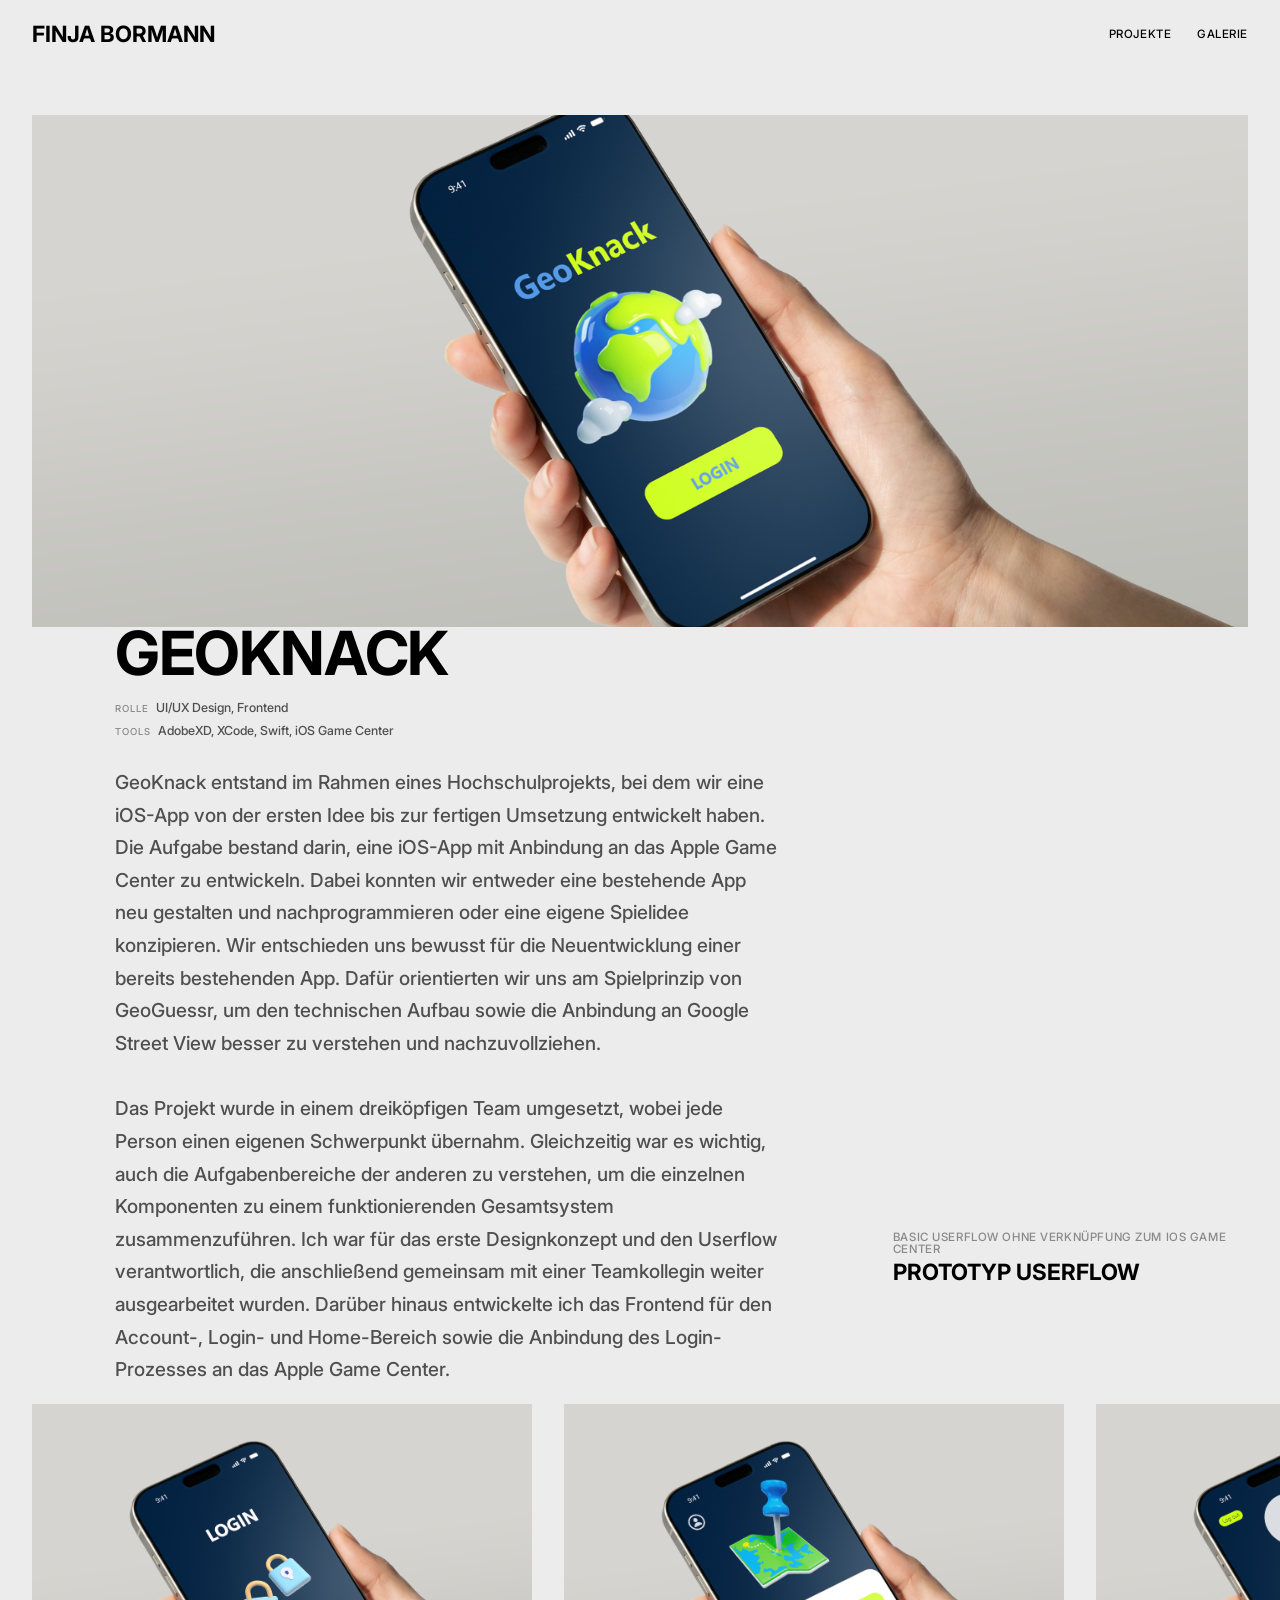
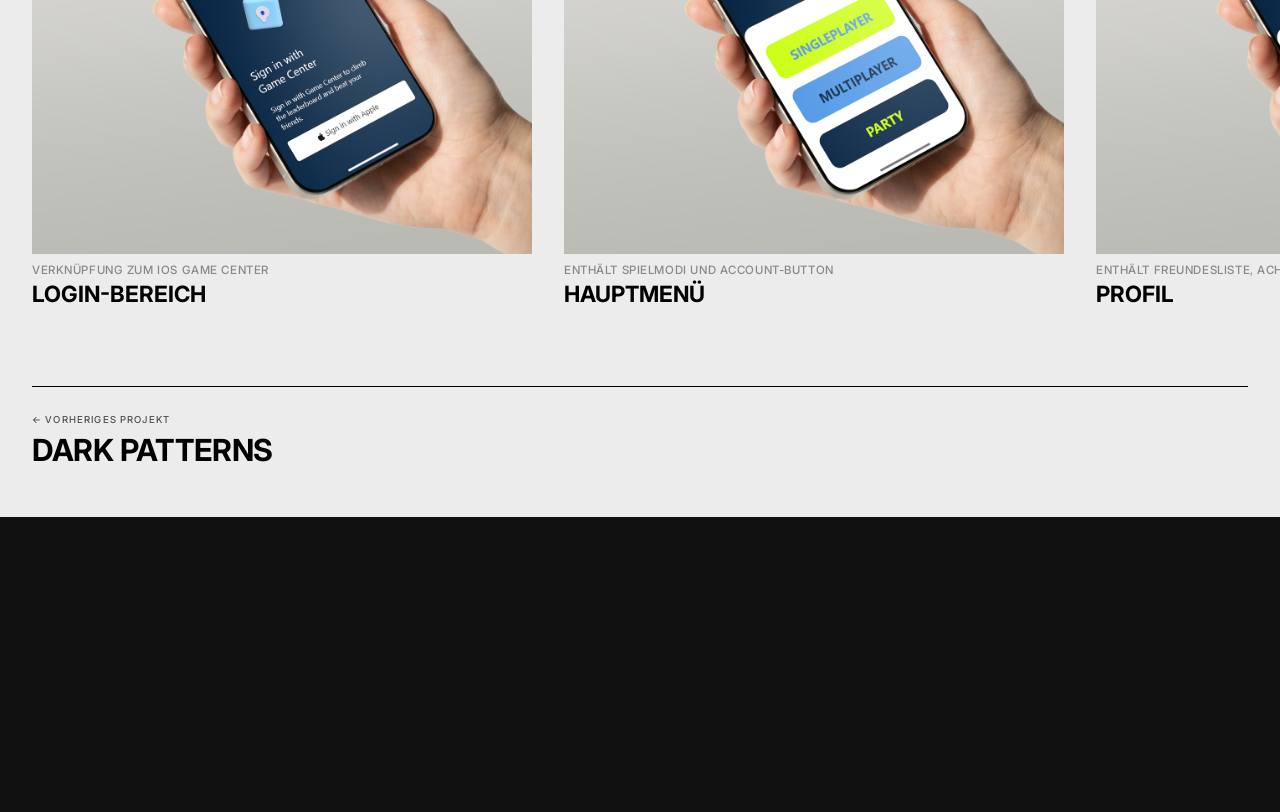
<file: projects/geoknack.html>
<!DOCTYPE html>
<html lang="de">
  <head>
    <meta charset="UTF-8" />
    <meta name="viewport" content="width=device-width, initial-scale=1.0" />
    <meta name="theme-color" content="#ececec" />
    <link rel="icon" type="image/png" href="../images/Logo.png" />
    <title>Projekt - GeoKnack</title>
    <link rel="stylesheet" href="../style.css" />
    <link rel="stylesheet" href="../responsive.css" />
    <link rel="stylesheet" href="projects.css" />
    <link rel="stylesheet" href="projects-responsive.css" />
    <link rel="preload" as="image" href="../images/GeoKnack/MockUp_GeoKnack.png" />
  </head>
  <body>
  <div class="page-wrapper">

    <header>
      <nav class="navbar">
        <a href="../index.html" class="nav-logo">FINJA BORMANN</a>
        <button class="nav-burger" aria-label="Menü öffnen">
          <span></span>
          <span></span>
          <span></span>
        </button>
        <ul class="nav-links">
          <li><a href="../projects-overview.html">Projekte</a></li>
          <li><a href="../galerie.html">Galerie</a></li>
        </ul>
      </nav>
    </header>

    <main>
      <div class="project-hero-image">
        <img src="../images/GeoKnack/MockUp_GeoKnack.png" alt="GeoKnack Mockup" fetchpriority="high" />
      </div>

      <section class="section project-intro">
        <div class="project-intro-inner">
          <div class="project-intro-left">
            <h1 class="project-title">GeoKnack</h1>
            <div class="project-meta-list">
              <p class="project-meta-item"><span class="project-meta-label">Rolle</span> UI/UX Design, Frontend</p>
              <p class="project-meta-item"><span class="project-meta-label">Tools</span> AdobeXD, XCode, Swift, iOS Game Center</p>
            </div>
            <p class="project-description">
              GeoKnack entstand im Rahmen eines Hochschulprojekts, bei dem wir eine iOS-App von der ersten Idee
              bis zur fertigen Umsetzung entwickelt haben. Die Aufgabe bestand darin, eine iOS-App mit Anbindung
              an das Apple Game Center zu entwickeln. Dabei konnten wir entweder eine bestehende App neu gestalten
              und nachprogrammieren oder eine eigene Spielidee konzipieren. Wir entschieden uns bewusst für die
              Neuentwicklung einer bereits bestehenden App. Dafür orientierten wir uns am Spielprinzip von
              GeoGuessr, um den technischen Aufbau sowie die Anbindung an Google Street View besser zu verstehen
              und nachzuvollziehen. <br><br>
              Das Projekt wurde in einem dreiköpfigen Team umgesetzt, wobei jede Person
              einen eigenen Schwerpunkt übernahm. Gleichzeitig war es wichtig, auch die Aufgabenbereiche der
              anderen zu verstehen, um die einzelnen Komponenten zu einem funktionierenden Gesamtsystem
              zusammenzuführen. Ich war für das erste Designkonzept und den Userflow verantwortlich, die
              anschließend gemeinsam mit einer Teamkollegin weiter ausgearbeitet wurden. Darüber hinaus
              entwickelte ich das Frontend für den Account-, Login- und Home-Bereich sowie die Anbindung des
              Login-Prozesses an das Apple Game Center.
            </p>
            <!--
            <a href="https://pias-adventures.de/" target="_blank" rel="noopener noreferrer" class="project-link-btn">
              Zu Pia's Adventures <span class="project-link-arrow">↗</span>
            </a>-->
          </div>
          <div class="project-intro-image">
            <video src="../images/GeoKnack/GeoKnack_UserFlow.mp4" autoplay loop muted playsinline></video>
            <div class="project-caption">
              <p class="project-caption-tag">Basic Userflow ohne Verknüpfung zum iOS Game Center</p>
              <p class="project-caption-name">Prototyp Userflow</p>
            </div>
          </div>
        </div>
      </section>

      <section class="section project-gallery">
        <span class="heading-text" aria-hidden="true"></span>
        <div class="projects-viewport">
          <div class="projects-grid">
            <div class="project-card">
              <div class="project-img">
                <img src="../images/GeoKnack/Login.png" alt="Login-Bereich" loading="lazy" decoding="async" />
              </div>
              <div class="project-caption">
                <p class="project-caption-tag">Verknüpfung zum iOS Game Center</p>
                <p class="project-caption-name">Login-Bereich</p>
              </div>
            </div>
            <div class="project-card">
              <div class="project-img">
                <img src="../images/GeoKnack/Hauptmenü.png" alt="Hauptmenü" loading="lazy" decoding="async" />
              </div>
              <div class="project-caption">
                <p class="project-caption-tag">Enthält Spielmodi und Account-Button</p>
                <p class="project-caption-name">Hauptmenü</p>
              </div>
            </div>
            <div class="project-card">
              <div class="project-img">
                <img src="../images/GeoKnack/Profil.png" alt="Profil" loading="lazy" decoding="async" />
              </div>
              <div class="project-caption">
                <p class="project-caption-tag">Enthält Freundesliste, Achievements und Leaderboard</p>
                <p class="project-caption-name">Profil</p>
              </div>
            </div>
            <div class="project-card">
              <div class="project-img">
                <img src="../images/GeoKnack/Spielverlauf.png" alt="Spielverlauf" loading="lazy" decoding="async" />
              </div>
              <div class="project-caption">
                <p class="project-caption-tag">Verknüpfung zu Google Street View</p>
                <p class="project-caption-name">Spielverlauf</p>
              </div>
            </div>
            <div class="project-card">
              <div class="project-img">
                <img src="../images/GeoKnack/Ergebnis.png" alt="Ergebnis" loading="lazy" decoding="async" />
              </div>
              <div class="project-caption">
                <p class="project-caption-tag">Berechnung des Scores und Siegeranimation</p>
                <p class="project-caption-name">Spielergebnis</p>
              </div>
            </div>
        </div>
      </section>

      <nav class="section project-nav">
        <a class="project-nav-link" href="bachelorarbeit.html">
          <span class="project-nav-dir">← Vorheriges Projekt</span>
          <span class="project-nav-name">Dark Patterns</span>
        </a>
        <!--
        <a class="project-nav-link project-nav-link--next" href="social-media-handball.html">
          <span class="project-nav-dir">Nächstes Projekt →</span>
          <span class="project-nav-name">TSG Handball</span>
        </a>-->
      </nav>
    </main>
  </div>

  <footer class="footer">
    <div class="footer-inner">
      <p class="footer-cta">Lets work<br class="footer-br"> together</p>
      <div class="footer-links-row">
        <a class="footer-link" href="mailto:finjabormann03@gmail.com">finjabormann03@gmail.com</a>
        <div class="footer-social">
          <a class="footer-link" href="https://de.linkedin.com/in/finja-bormann-8b305a2b4" target="_blank">LinkedIn</a>
          <a class="footer-link" href="https://github.com/finionb" target="_blank">GitHub</a>
        </div>
      </div>
      <p class="footer-copy">&copy; 2026 Finja Bormann</p>
    </div>
  </footer>

  <script src="../script.js"></script>
  </body>
</html>
</file>
<file: style.css>
*, *::before, *::after {
  box-sizing: border-box;
  margin: 0;
  padding: 0;

}

html {
  overflow-x: hidden;
  background-color: #ececec;
}

body {
  font-family: "Inter", sans-serif;
  line-height: 1.6;
  overflow-x: hidden;
  background-color: #ececec;
}


@font-face {
  font-family: "Inter";
  src: url("fonts/Inter_24pt-Light.ttf") format("truetype");
  font-weight: 300;
  font-style: normal;
}

@font-face {
  font-family: "Inter";
  src: url("fonts/Inter_24pt-Medium.ttf") format("truetype");
  font-weight: 500;
  font-style: normal;
}

@font-face {
  font-family: "Inter";
  src: url("fonts/Inter_28pt-SemiBold.ttf") format("truetype");
  font-weight: 600;
  font-style: normal;
}

@font-face {
  font-family: "Inter";
  src: url("fonts/Inter_28pt-Bold.ttf") format("truetype");
  font-weight: 700;
  font-style: normal;
}

/* Navbar */
.navbar {
  display: flex;
  justify-content: space-between;
  align-items: center;
  padding: clamp(0.6rem, 1.5vw, 1rem) 2rem;
  background-color: transparent;
  position: fixed;
  top: 0;
  left: 50%;
  width: 100vw;
  margin-left: calc(-1 * 50vw);
  z-index: 100;
}

.nav-logo {
  display: flex;
  align-items: center;
  gap: 0.5rem;
  font-size: clamp(1rem, 1.2vw + 0.5rem, 1.4rem);
  font-weight: 700;
  text-decoration: none;
  color: #000000;
  background-color: transparent;
}

.nav-links {
  list-style: none;
  letter-spacing: 0.05em;
  text-transform: uppercase;
  font-size: clamp(0.7rem, 0.4vw + 0.4rem, 0.85rem);
  display: flex;
  gap: clamp(1rem, 2vw, 2rem);
  background-color: transparent;
}

.nav-links li {
  background-color: transparent;
}

.nav-links a {
  text-decoration: none;
  color: #000000;
  background-color: transparent;
}

.nav-links a:hover {
  color: #4f4f4f;
}

/* Burger button */
.nav-burger {
  display: none;
  flex-direction: column;
  justify-content: center;
  gap: 5px;
  background: none;
  border: none;
  cursor: pointer;
  z-index: 101;
}

.nav-burger span {
  display: block;
  width: 24px;
  height: 2px;
  background-color: #000000;
  transition: transform 0.3s ease, opacity 0.3s ease;
}

.nav-burger.is-open span:nth-child(1) {
  transform: translateY(7px) rotate(45deg);
}
.nav-burger.is-open span:nth-child(2) {
  opacity: 0;
}
.nav-burger.is-open span:nth-child(3) {
  transform: translateY(-7px) rotate(-45deg);
}

@media (max-width: 768px) {
  .nav-burger {
    display: flex;
  }

  .nav-links {
    display: none;
    position: fixed;
    top: 0;
    left: 0;
    width: 100%;
    height: 100vh;
    flex-direction: column;
    justify-content: center;
    align-items: flex-end;
    padding-right: 2rem;
    gap: 2rem;
    background-color: #ececec;
    z-index: 100;
  }

  .nav-links.is-open {
    display: flex;
  }

  .nav-links a {
    font-size: clamp(2rem, 8vw, 3rem);
    font-weight: 700;
    text-transform: uppercase;
    letter-spacing: 0.02em;
  }
}

/* Slideshow */
.slideshow {
  width: 100vw;
  margin-left: calc(50% - 50vw);
  margin-right: calc(50% - 50vw);
  margin-top: clamp(1rem, 2vw, 2rem);
}

.slideshow-frame {
  position: relative;
  width: 100%;
  aspect-ratio: 16 / 6.75;
  overflow: hidden;
  background-color: #f0f0f0;
}

.slideshow-image {
  position: absolute;
  inset: 0;
  width: 100%;
  height: 100%;
  object-fit: cover;
  opacity: 0;
  transition: opacity 0.6s ease;
}

.slideshow-image.is-active {
  opacity: 1;
}

/* Sections */
.section {
  position: relative;
  padding: clamp(2.5rem, 4vw + 1rem, 5rem) 2rem;
  max-width: 1140px;
  margin: 0 auto;
}

#projects,
#gallery {
  padding-bottom: clamp(1rem, 2vw, 1.5rem);
}

.section::before {
  content: "";
  position: absolute;
  top: 0;
  left: calc(2rem - max(0px, (100vw - 1140px) / 2));
  right: calc(2rem - max(0px, (100vw - 1140px) / 2));
  border-top: 1px solid #000000;
}

.section.hero::before,
.section.no-line::before {
  border-top: none;
}

.hero {
  text-align: left;
  padding-top: clamp(18rem, 18vw + 2rem, 30rem);
  position: relative;
}

.hero h1 {
  position: relative;
  width: 100vw;
  color: #4f4f4f;
  max-width: clamp(300px, 65vw, 800px);
  margin-left: calc(50% - 50vw);
  padding-left: 2rem;
  font-size: clamp(1.25rem, 1.2vw + 0.7rem, 2rem);
  font-weight: 500;
  line-height: clamp(1rem, 1.5vw + 0.9rem, 2.7rem);
}

/* Projects slider */
.projects-viewport {
  position: relative;
  width: 100vw;
  margin-left: calc(50% - 50vw);
  margin-right: calc(50% - 50vw);
  margin-top: clamp(1rem, 2vw, 2rem);
  overflow: hidden;
  cursor: grab;
  touch-action: pan-y;
}

.projects-viewport.is-dragging {
  cursor: grabbing;
}

.projects-grid {
  display: flex;
  gap: clamp(1rem, 1.5vw, 1.5rem);
  width: max-content;
  will-change: transform;
}

.project-card {
  display: block;
  flex: 0 0 624px;
  width: 624px;
  text-decoration: none;
  color: inherit;
  user-select: none;
}

#gallery .project-card {
  flex: 0 0 clamp(220px, 35vw, 500px);
  width: clamp(220px, 35vw, 500px);
  cursor: zoom-in;
}

/* Static projects grid (no slider) */
.projects-static-grid {
  display: grid;
  grid-template-columns: repeat(2, 1fr);
  gap: clamp(1.5rem, 2.5vw, 2.5rem);
  margin-top: clamp(1rem, 2vw, 2rem);
  width: 100vw;
  margin-left: calc(50% - 50vw);
  margin-right: calc(50% - 50vw);
  padding: 0 2rem;
  box-sizing: border-box;
}

.projects-static-grid .project-card {
  flex: none;
  width: auto;
}

@media (max-width: 700px) {
  .projects-static-grid {
    grid-template-columns: 1fr;
  }
}

/* ── Section Link Button ─────────────────────────────── */
.section-link-wrap {
  width: 100vw;
  margin-left: calc(50% - 50vw);
  display: flex;
  justify-content: flex-end;
  padding-right: 2rem;
  margin-top: clamp(0.4rem, 0.8vw, 0.65rem);
}

.section-link-btn {
  display: inline-flex;
  align-items: center;
  gap: 0.5em;
  padding: 0.55em 1.1em;
  border: 1px solid #000;
  border-radius: 9999px;
  background: transparent;
  color: #000;
  text-decoration: none;
  font-family: "Inter", sans-serif;
  font-size: clamp(0.7rem, 0.35vw + 0.5rem, 0.9rem);
  text-transform: uppercase;
  letter-spacing: 0.05em;
  line-height: 1;
  transition: color 0.2s ease, border-color 0.2s ease;
}

.section-link-btn:hover {
  color: #4f4f4f;
  border-color: #4f4f4f;
}

.section-link-arrow {
  font-size: 1.2em;
  line-height: 1;
}

.coming-soon-card {
  position: relative;
}

.coming-soon-card .project-image::after {
  content: "Coming Soon";
  position: absolute;
  top: 12px;
  right: 12px;
  background-color: #000;
  color: #ececec;
  font-size: 0.65rem;
  font-weight: 700;
  letter-spacing: 0.1em;
  text-transform: uppercase;
  padding: 5px 10px;
  pointer-events: none;
}

.project-image {
  overflow: hidden;
  background-color: #f0f0f0;
  position: relative;
}

.project-image img {
  display: block;
  width: 100%;
  aspect-ratio: 16 / 9;
  object-fit: cover;
  transition: transform 0.4s ease;
}

.project-card:hover .project-image img {
  transform: scale(1.05);
}

@media (hover: none) {
  .project-card.in-view .project-image img {
    transform: scale(1.05);
  }
}

#gallery .project-image img {
  aspect-ratio: 3 / 4;
}

.project-tags {
  margin-top: clamp(0.6rem, 1vw, 1rem);
  line-height: 1;
  letter-spacing: 0.05em;
  text-transform: uppercase;
  font-size: clamp(0.7rem, 0.4vw + 0.4rem, 0.85rem);
  color: #888;
}

.project-title {
  font-size: clamp(1.1rem, 1vw + 0.6rem, 1.6rem);
  font-weight: 700;
  line-height: 1;
  text-transform: uppercase;
  margin: 0.5rem 0;
}

.project-desc {
  font-size: clamp(1rem, 0.8vw + 0.7rem, 1.25rem);
  line-height: 0.9;
  color: #4f4f4f;
}

h2 {
  position: relative;
  width: 100vw;
  margin-left: calc(50% - 50vw);
  padding-left: 2rem;
  font-size: clamp(2.5rem, 7vw + 0.5rem, 8rem);
  font-weight: 700;
  text-transform: uppercase;
}

/* Über mich */
.about-row {
  display: grid;
  grid-template-columns: clamp(120px, 18vw, 220px) 1fr;
  gap: clamp(2rem, 4vw, 5rem);
  padding: clamp(1.5rem, 2.5vw, 2.5rem) 0;
}

.about-row:first-of-type {
  margin-top: clamp(1.5rem, 2.5vw, 2.5rem);
  padding-top: 0;
}

.about-label {
  font-weight: 500;
  color: #4f4f4f;
  letter-spacing: 0.05em;
  text-transform: uppercase;
  font-size: clamp(0.7rem, 0.4vw + 0.4rem, 0.85rem);
}

.about-content {
  margin-bottom: 1rem;
  color: #4f4f4f;
  font-size: clamp(1rem, 0.8vw + 0.7rem, 1.25rem);
}

.about-content p:last-child {
  margin-bottom: 0;
}

.about-entry {
  margin-bottom: clamp(1.75rem, 2.5vw, 2.5rem);
}

.about-entry:last-child {
  margin-bottom: 0;
}

.about-entry-title {
  font-weight: 500;
  color: #4f4f4f;
  font-size: clamp(1rem, 0.8vw + 0.7rem, 1.25rem);
}

.about-entry-desc {
  color: #888;
  font-size: clamp(0.8rem, 0.5vw + 0.5rem, 0.95rem);
  line-height: 1.3;
}

.about-skills {
  display: flex;
  justify-content: space-between;
  width: 100%;
}

.about-skills ul {
  list-style: none;
}

.about-skills li {
  color: #4f4f4f;
  margin-bottom: 0.5rem;
  font-size: clamp(1rem, 0.8vw + 0.7rem, 1.25rem);
}

@media (max-width: 600px) {
  .about-row {
    grid-template-columns: 1fr;
    gap: 0.75rem;
  }
}

/* Footer */
.page-wrapper {
  background-color: #ececec;
}

.footer {
  background-color: #111;
  display: flex;
  flex-direction: column;
  align-items: center;
  justify-content: center;
  padding: clamp(3rem, 7vw, 6rem) 2rem;
}

.footer-inner {
  max-width: 1140px;
  width: 100%;
  text-align: center;
  opacity: 0;
  transition: opacity 0.7s ease;
}

.footer-inner.is-visible {
  opacity: 1;
}

.footer-br {
  display: none;
}

.footer-links-row {
  display: flex;
  justify-content: center;
  align-items: center;
  flex-wrap: wrap;
  gap: clamp(1.5rem, 4vw, 4rem);
  margin-bottom: clamp(2rem, 4vw, 4rem);
}

.footer-social {
  display: flex;
  gap: clamp(1.5rem, 4vw, 4rem);
  background-color: transparent;
}

.footer-link {
  color: #888;
  text-decoration: none;
  font-size: clamp(0.8rem, 0.6vw + 0.4rem, 1rem);
  letter-spacing: 0.05em;
  text-transform: uppercase;
  transition: color 0.2s ease;
}

.footer-link:hover {
  color: #ececec;
}

.footer-copy {
  color: #444;
  font-size: clamp(0.65rem, 0.3vw + 0.4rem, 0.75rem);
}

/* ── Lightbox ────────────────────────────────────────── */
.lightbox {
  position: fixed;
  inset: 0;
  background: rgba(0, 0, 0, 0.9);
  z-index: 200;
  display: flex;
  align-items: center;
  justify-content: center;
  opacity: 0;
  pointer-events: none;
  transition: opacity 0.2s ease;
}

.lightbox.is-open {
  opacity: 1;
  pointer-events: all;
}

.lightbox-img {
  max-width: 90vw;
  max-height: 90vh;
  object-fit: contain;
  display: block;
  user-select: none;
}

.lightbox-close {
  position: fixed;
  top: clamp(1rem, 2vw, 1.5rem);
  right: clamp(1rem, 2vw, 1.5rem);
  background: none;
  border: none;
  cursor: pointer;
  color: #fff;
  font-family: "Inter", sans-serif;
  font-size: clamp(1rem, 1vw + 0.5rem, 1.4rem);
  font-weight: 700;
  letter-spacing: 0.1em;
  text-transform: uppercase;
  line-height: 1;
  padding: 0;
  transition: color 0.2s ease;
}

.lightbox-close:hover {
  color: #888;
}
</file>
<file: responsive.css>
/* ═══════════════════════════════════════════════════════
   RESPONSIVE.CSS
   Clamps decken fluid scaling ab.
   Diese Datei enthält strukturelle Breakpoint-Änderungen.

   Breakpoints:
   Tablet  → max-width: 1024px
   Mobile  → max-width: 768px
   Small   → max-width: 480px
═══════════════════════════════════════════════════════ */


/* ── Tablet (≤ 1024px) ───────────────────────────────── */
@media (max-width: 1024px) {

  /* Galerie-Karten etwas breiter relativ */
  #gallery .project-card {
    flex: 0 0 clamp(220px, 44vw, 420px);
    width: clamp(220px, 44vw, 420px);
  }

  /* Projekt-Grid 2 Spalten bleiben, aber weniger Gap */
  .projects-static-grid {
    gap: clamp(1rem, 2vw, 2rem);
  }

  /* About-Label-Spalte etwas schmaler */
  .about-row {
    grid-template-columns: clamp(90px, 14vw, 160px) 1fr;
    gap: clamp(1.5rem, 3vw, 4rem);
  }

  /* Skills-Spalten Mindestbreite anpassen */
  .about-skills ul {
    min-width: clamp(160px, 22vw, 280px);
  }

}


/* ── Mobile (≤ 768px) ───────────────────────────────── */
@media (max-width: 768px) {

  /* ─ Hero ─ */
  .hero {
    padding-top: clamp(18rem, 28vw, 20rem);
  }

  .hero h1 {
    max-width: 100%;
    font-size: clamp(1.4rem, 6vw, 2.5rem);
    line-height: 1.3;
    font-weight: 500;
  }

  /* Slideshow auf Mobile deutlich höher */
  .slideshow-frame {
    aspect-ratio: 16 / 16;
  }

  /* ─ Galerie-Slider ─ */
  #gallery .project-card {
    flex: 0 0 clamp(200px, 75vw, 340px);
    width: clamp(200px, 75vw, 340px);
  }

  /* ─ Über mich ─ */
  .about-row {
    grid-template-columns: 1fr;
    gap: 0.6rem;
  }

  .about-row:first-of-type {
    margin-top: clamp(1rem, 2vw, 1.5rem);
  }

  .about-skills {
    gap: 2rem;
  }

  /* ─ Projektkarten ─ */
  .project-desc {
    line-height: 1.4;
  }

  /* ─ Projektdetails ─ */
  .project-hero-image {
    padding-top: clamp(4rem, 8vw, 6rem);
  }

  .project-meta {
    gap: clamp(1rem, 3vw, 2rem);
  }

  .project-overview,
  .project-text-block {
    grid-template-columns: 1fr;
    gap: 0.5rem;
  }

  .project-overview-label,
  .project-section-title {
    padding-top: 0;
  }

}


/* ── Small Mobile (≤ 480px) ─────────────────────────── */
@media (max-width: 480px) {

  /* ─ Navbar ─ */
  .nav-logo {
    font-size: 1.05rem;
  }

  .navbar {
    padding-left: 1.25rem;
    padding-right: 1.25rem;
  }

  /* ─ Sections ─ */
  .section {
    padding-left: 1.25rem;
    padding-right: 1.25rem;
  }

  /* Section-Linien an neues Padding anpassen */
  .section::before {
    left: calc(1.25rem - max(0px, (100vw - 1140px) / 2));
    right: calc(1.25rem - max(0px, (100vw - 1140px) / 2));
  }

  h2 {
    padding-left: 1.25rem;
  }

  .hero h1 {
    padding-left: 1.25rem;
    padding-right: 1.25rem;
  }

  /* ─ Galerie-Karten ─ */
  #gallery .project-card {
    flex: 0 0 82vw;
    width: 82vw;
  }

  /* ─ Projekt-Grid ─ */
  .projects-static-grid {
    padding: 0 1.25rem;
    gap: 2rem;
  }

  /* ─ Section Link ─ */
  .section-link-wrap {
    padding-right: 1.25rem;
  }

  /* ─ Footer ─ */
  .footer {
    padding: clamp(4rem, 10vw, 6rem) 1.25rem;
  }

  .footer-br {
    display: inline;
  }

  .footer-links-row {
    flex-direction: column;
    gap: 1rem;
  }


  .project-image-grid {
    grid-template-columns: 1fr;
    gap: 0.75rem;
  }

  .project-hero-image img {
    aspect-ratio: 4 / 3;
  }

  .project-next-title {
    font-size: clamp(1.2rem, 6vw, 2rem);
  }

  /* ─ Slideshow ─ */
  .slideshow-frame {
    aspect-ratio: 3 / 4;
  }

}
</file>
<file: projects/projects.css>
/* ═══════════════════════════════════════════════
   PROJECT DETAIL PAGES
═══════════════════════════════════════════════ */

.project-tags {
  font-size: clamp(0.65rem, 0.3vw + 0.4rem, 0.78rem);
  letter-spacing: 0.1em;
  text-transform: uppercase;
  color: #4f4f4f;
  margin-bottom: 0;
}

.project-title {
  font-size: clamp(2rem, 3.5vw + 1rem, 5rem);
  font-weight: 700;
  text-transform: uppercase;
  line-height: 0.9;
  letter-spacing: -0.02em;
  color: #000;
  margin-top: calc(-1 * clamp(0.8rem, 1.5vw, 1.2rem));
}

/* ── Hero Image ──────────────────────────────── */
.project-hero-image {
  width: 100vw;
  margin-left: calc(50% - 50vw);
  padding-top: clamp(4rem, 9vw, 8rem);
  padding-left: clamp(1.25rem, 2.5vw, 2rem);
  padding-right: clamp(1.25rem, 2.5vw, 2rem);
  overflow: hidden;
}

.project-hero-image img {
  display: block;
  width: 100%;
  height: clamp(200px, 40vw, 700px);
  object-fit: cover;
  object-position: center;
}

/* ── Intro: text + meta ──────────────────────── */
.project-intro {
  width: 100vw;
  margin-left: calc(50% - 50vw);
  max-width: none;
  padding: clamp(1rem, 1.4vw, 1.5rem) clamp(1.25rem, 2.5vw, 2rem);
}

.project-intro-inner {
  display: grid;
  grid-template-columns: 7fr 3fr;
  gap: clamp(1.5rem, 3vw, 2rem);
  align-items: center;
  justify-items: center;
}

.project-intro-left {
  display: flex;
  flex-direction: column;
  align-items: flex-start;
  gap: clamp(1.2rem, 2vw, 2rem);
  text-align: left;
  width: 80%;
}

.project-description {
  font-size: clamp(0.95rem, 0.8vw + 0.6rem, 1.2rem);
  line-height: 1.7;
  color: #4f4f4f;
}

.project-intro-image {
  display: flex;
  flex-direction: column;
  gap: 0.75rem;
  width: 100%;
}

.project-intro-image img,
.project-intro-image video {
  display: block;
  width: 100%;
  aspect-ratio: 3 / 4;
  object-fit: cover;
  object-position: center;
  cursor: zoom-in;
}

.project-meta-list {
  display: flex;
  flex-direction: column;
  gap: 0.25rem;
  text-align: left;
  margin-top: calc(-1 * clamp(0.7rem, 1.2vw, 1.2rem));
}

.project-meta-item {
  font-size: clamp(0.78rem, 0.35vw + 0.5rem, 0.9rem);
  line-height: 1.5;
  color: #4f4f4f;
}

.project-meta-label {
  font-size: clamp(0.6rem, 0.25vw + 0.38rem, 0.7rem);
  letter-spacing: 0.1em;
  text-transform: uppercase;
  color: #888;
  margin-right: 0.5em;
}

/* ── External Link Button ────────────────────── */
.project-link-btn {
  display: inline-flex;
  align-items: center;
  justify-content: center;
  line-height: 1;
  gap: 0.5em;
  align-self: flex-end;
  padding: 0.55em 1.1em;
  border: 1px solid #000;
  border-radius: 9999px;
  background: transparent;
  color: #000;
  text-decoration: none;
  font-size: clamp(0.7rem, 0.35vw + 0.5rem, 0.9rem);
  letter-spacing: 0;
  transition: color 0.2s ease, border-color 0.2s ease;
  text-transform: uppercase;
}

.project-link-btn:hover {
  color: #4f4f4f;
  border-color: #4f4f4f;
}

.project-link-arrow {
  font-size: 1.3em;
  line-height: 1;
  display: flex;
  align-items: center;
}

/* ── Swipe Gallery ───────────────────────────── */
.project-gallery {
  width: 100vw;
  margin-left: calc(50% - 50vw);
  max-width: none;
  padding: 0;
}

.project-gallery > .heading-text {
  position: absolute;
  left: clamp(1.25rem, 2.5vw, 2rem);
  top: 0;
  width: 1px;
  height: 1px;
  visibility: hidden;
  pointer-events: none;
  font-size: 0;
}

.project-gallery .projects-viewport {
  margin-top: 0;
}

.project-gallery .projects-grid {
  gap: clamp(1.25rem, 2.5vw, 2rem);
}

.project-card {
  flex: none;
  width: clamp(500px, 35vw, 600px);
  user-select: none;
  display: flex;
  flex-direction: column;
  gap: clamp(0.5rem, 1vw, 0.7rem);
}

.project-img {
  height: clamp(200px, 50vh, 650px);
  overflow: hidden;
}

.project-img img {
  display: block;
  width: 100%;
  height: 100%;
  object-fit: cover;
  object-position: center top;
  cursor: zoom-in;
}

.project-caption-tag {
  font-size: clamp(0.7rem, 0.4vw + 0.4rem, 0.85rem);
  text-transform: uppercase;
  letter-spacing: 0.05em;
  color: #888;
  line-height: 1;
}

.project-caption-name {
  font-size: clamp(1.1rem, 1vw + 0.6rem, 1.6rem);
  font-weight: 700;
  text-transform: uppercase;
  line-height: 1.1;
  margin-top: 0.3rem;
  color: #000;
  overflow-wrap: break-word;
  word-break: break-word;
}

/* ── Lightbox ───────────────────────────────── */
.lightbox {
  position: fixed;
  inset: 0;
  background: rgba(0, 0, 0, 0.9);
  z-index: 200;
  display: flex;
  align-items: center;
  justify-content: center;
  opacity: 0;
  pointer-events: none;
  transition: opacity 0.2s ease;
}

.lightbox.is-open {
  opacity: 1;
  pointer-events: all;
}

.lightbox-img {
  max-width: 90vw;
  max-height: 90vh;
  object-fit: contain;
  display: block;
  user-select: none;
}

.lightbox-close {
  position: fixed;
  top: clamp(1rem, 2vw, 1.5rem);
  right: clamp(1rem, 2vw, 1.5rem);
  background: none;
  border: none;
  cursor: pointer;
  color: #fff;
  font-family: "Inter", sans-serif;
  font-size: clamp(1rem, 1vw + 0.5rem, 1.4rem);
  font-weight: 700;
  letter-spacing: 0.1em;
  text-transform: uppercase;
  line-height: 1;
  padding: 0;
  transition: color 0.2s ease;
}

.lightbox-close:hover {
  color: #888;
}

/* ── Project Navigation ──────────────────────── */
.project-nav {
  width: 100vw;
  margin-left: calc(50% - 50vw);
  max-width: none;
  display: flex;
  justify-content: space-between;
  align-items: flex-end;
  margin-top: clamp(5rem, 6vw, 7rem);
  padding-top: clamp(1.5rem, 2vw, 2rem);
  padding-bottom: clamp(3rem, 4vw, 6rem);
  padding-left: clamp(1.25rem, 2.5vw, 2rem);
  padding-right: clamp(1.25rem, 2.5vw, 2rem);
  gap: clamp(1rem, 2vw, 2rem);
}

.project-nav-link {
  text-decoration: none;
  display: flex;
  flex-direction: column;
  gap: 0.5rem;
  max-width: 45%;
}

.project-nav-link--next {
  text-align: right;
  align-items: flex-end;
  margin-left: auto;
}

.project-nav-dir {
  font-size: clamp(0.6rem, 0.25vw + 0.38rem, 0.7rem);
  letter-spacing: 0.12em;
  text-transform: uppercase;
  color: #4f4f4f;
}

.project-nav-name {
  font-size: clamp(1.1rem, 2vw + 0.3rem, 2.2rem);
  font-weight: 700;
  text-transform: uppercase;
  color: #000;
  letter-spacing: -0.01em;
  line-height: 1;
  transition: color 0.2s ease;
}

.project-nav-link:hover .project-nav-name { color: #4f4f4f; }

.project-intro::before,
.project-gallery::before,
.project-gallery::before {
  border-top: none;
}

.project-nav::before {
  left: clamp(1.25rem, 2.5vw, 2rem);
  right: clamp(1.25rem, 2.5vw, 2rem);
}
</file>
<file: projects/projects-responsive.css>
/* ═══════════════════════════════════════════════
   PROJECT DETAIL PAGES — RESPONSIVE
   Breakpoints:
   Tablet  → max-width: 1024px
   Mobile  → max-width: 768px
   Small   → max-width: 480px
═══════════════════════════════════════════════ */

/* ── Tablet (≤ 1024px) ───────────────────────── */
@media (max-width: 1024px) {
  .project-intro-inner {
    grid-template-columns: 1fr;
    gap: clamp(1.25rem, 2.5vw, 2rem);
  }

  .project-intro-left {
    width: 100%;
  }

  .project-title {
    margin-top: 0;
    font-size: clamp(1.8rem, 3.5vw + 0.5rem, 3.5rem);
  }

  .project-card {
    width: clamp(400px, 70vw, 600px);
  }

  .project-img {
    height: auto;
    aspect-ratio: 3 / 2;
  }

  .project-caption-name {
    font-size: clamp(1rem, 2.5vw, 1.3rem);
  }

  .project-nav {
    margin-top: clamp(4rem, 5vw, 6rem);
  }

  .project-gallery {
    margin: clamp(2rem, 5vw, 3rem) 0;
  }
}

/* ── Mobile (≤ 768px) ────────────────────────── */
@media (max-width: 768px) {
  .project-intro-inner {
    grid-template-columns: 1fr;
  }

  .project-intro {
    padding-top: clamp(1.25rem, 2.5vw, 2rem);
  }

  .project-title {
    margin-top: 0;
  }

  .project-meta-list {
    gap: 0.25rem;
  }

  .project-gallery {
    margin: clamp(2rem, 5vw, 3rem) 0;
  }

  .project-card {
    width: clamp(260px, 80vw, 420px);
  }

  .project-img {
    height: auto;
    aspect-ratio: 3 / 2;
  }

  .project-caption-name {
    font-size: clamp(1rem, 4vw, 1.3rem);
  }

  .project-nav {
    margin-top: clamp(4rem, 6vw, 5rem);
    align-items: flex-start;
  }

  .project-nav-link {
    max-width: 48%;
  }
}

/* ── Small Mobile (≤ 480px) ──────────────────── */
@media (max-width: 480px) {
  .project-hero-image {
    padding-top: clamp(4rem, 8vw, 6rem);
    padding-left: 1.25rem;
    padding-right: 1.25rem;
  }

  .project-intro {
    padding-left: 1.25rem;
    padding-right: 1.25rem;
  }

  .project-card {
    width: 88vw;
  }

  .project-img {
    aspect-ratio: 4 / 3;
  }

  .project-caption-tag {
    font-size: 0.7rem;
  }

  .project-caption-name {
    font-size: clamp(0.95rem, 4vw, 1.1rem);
  }

  .project-nav {
    padding-left: 1.25rem;
    padding-right: 1.25rem;
  }

  .project-nav-link {
    max-width: 48%;
  }

  .project-nav-name {
    font-size: clamp(1rem, 5vw, 1.2rem);
  }
}
</file>
